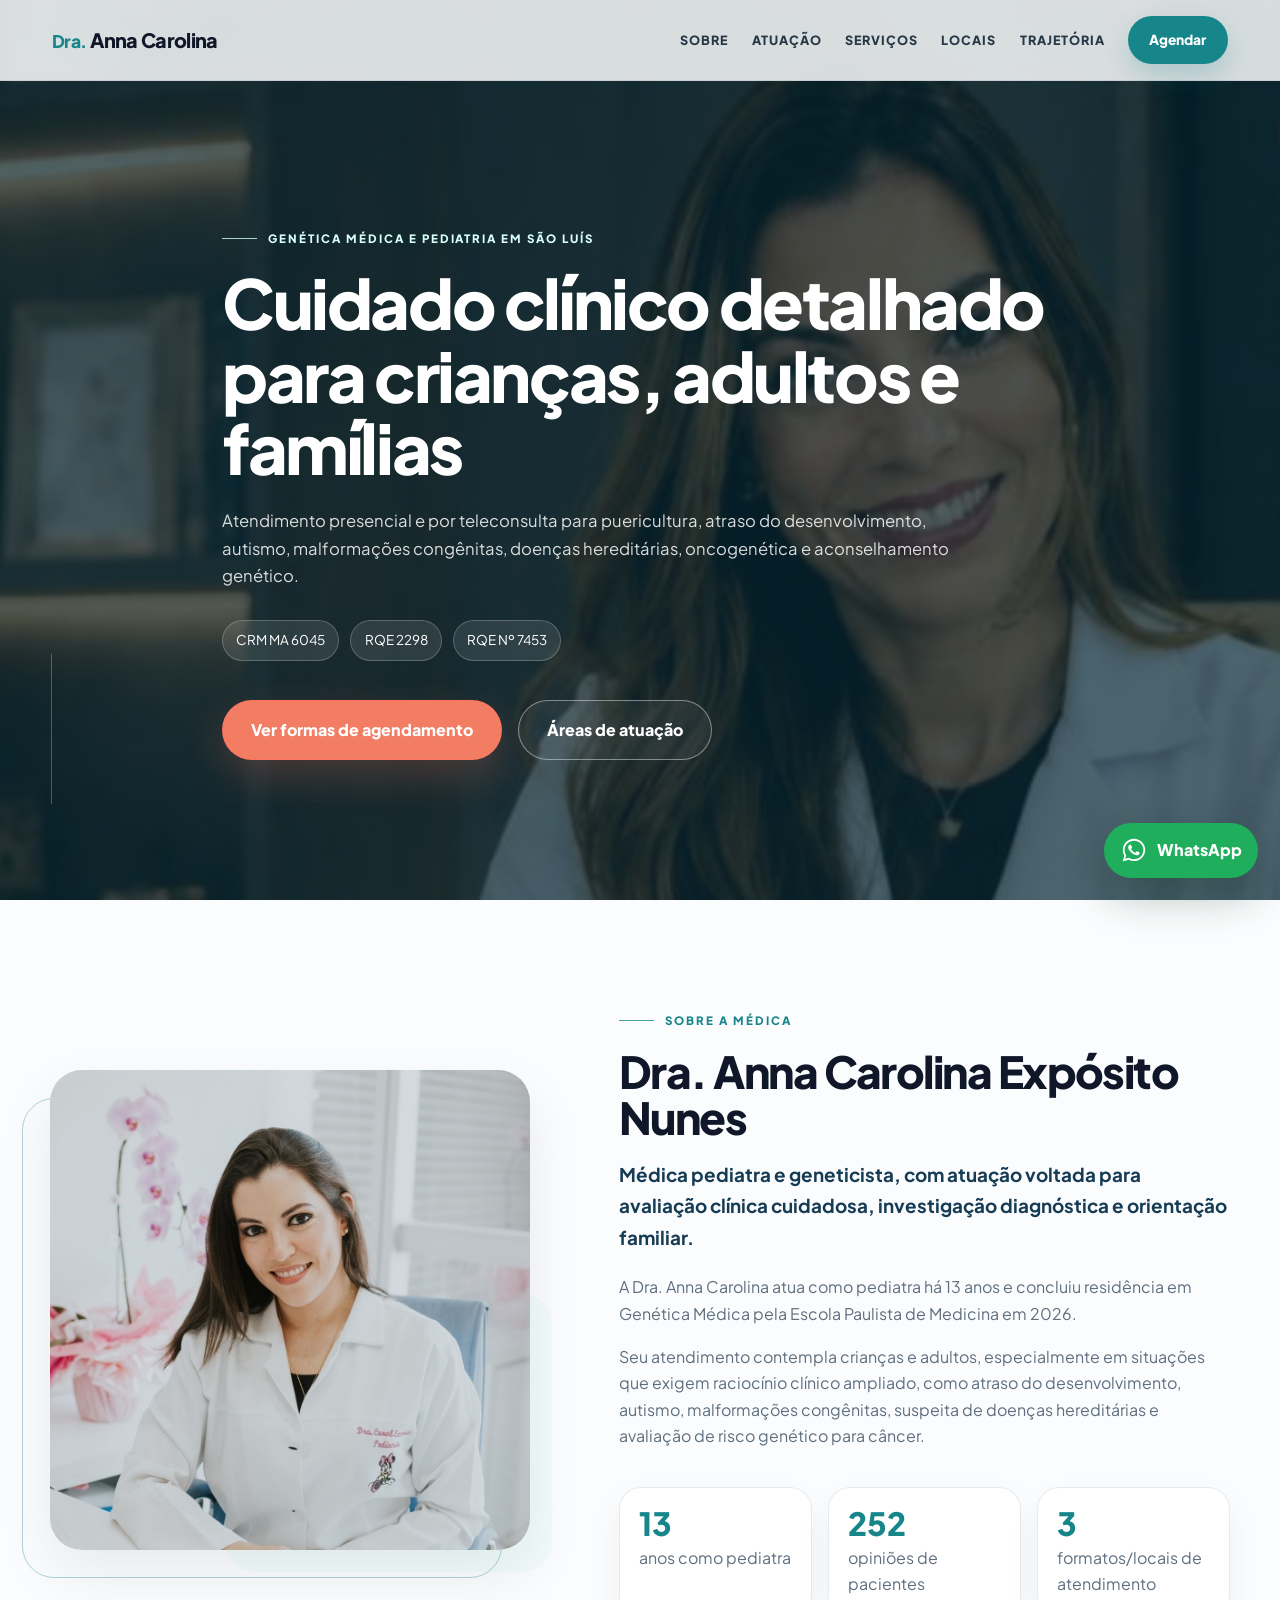
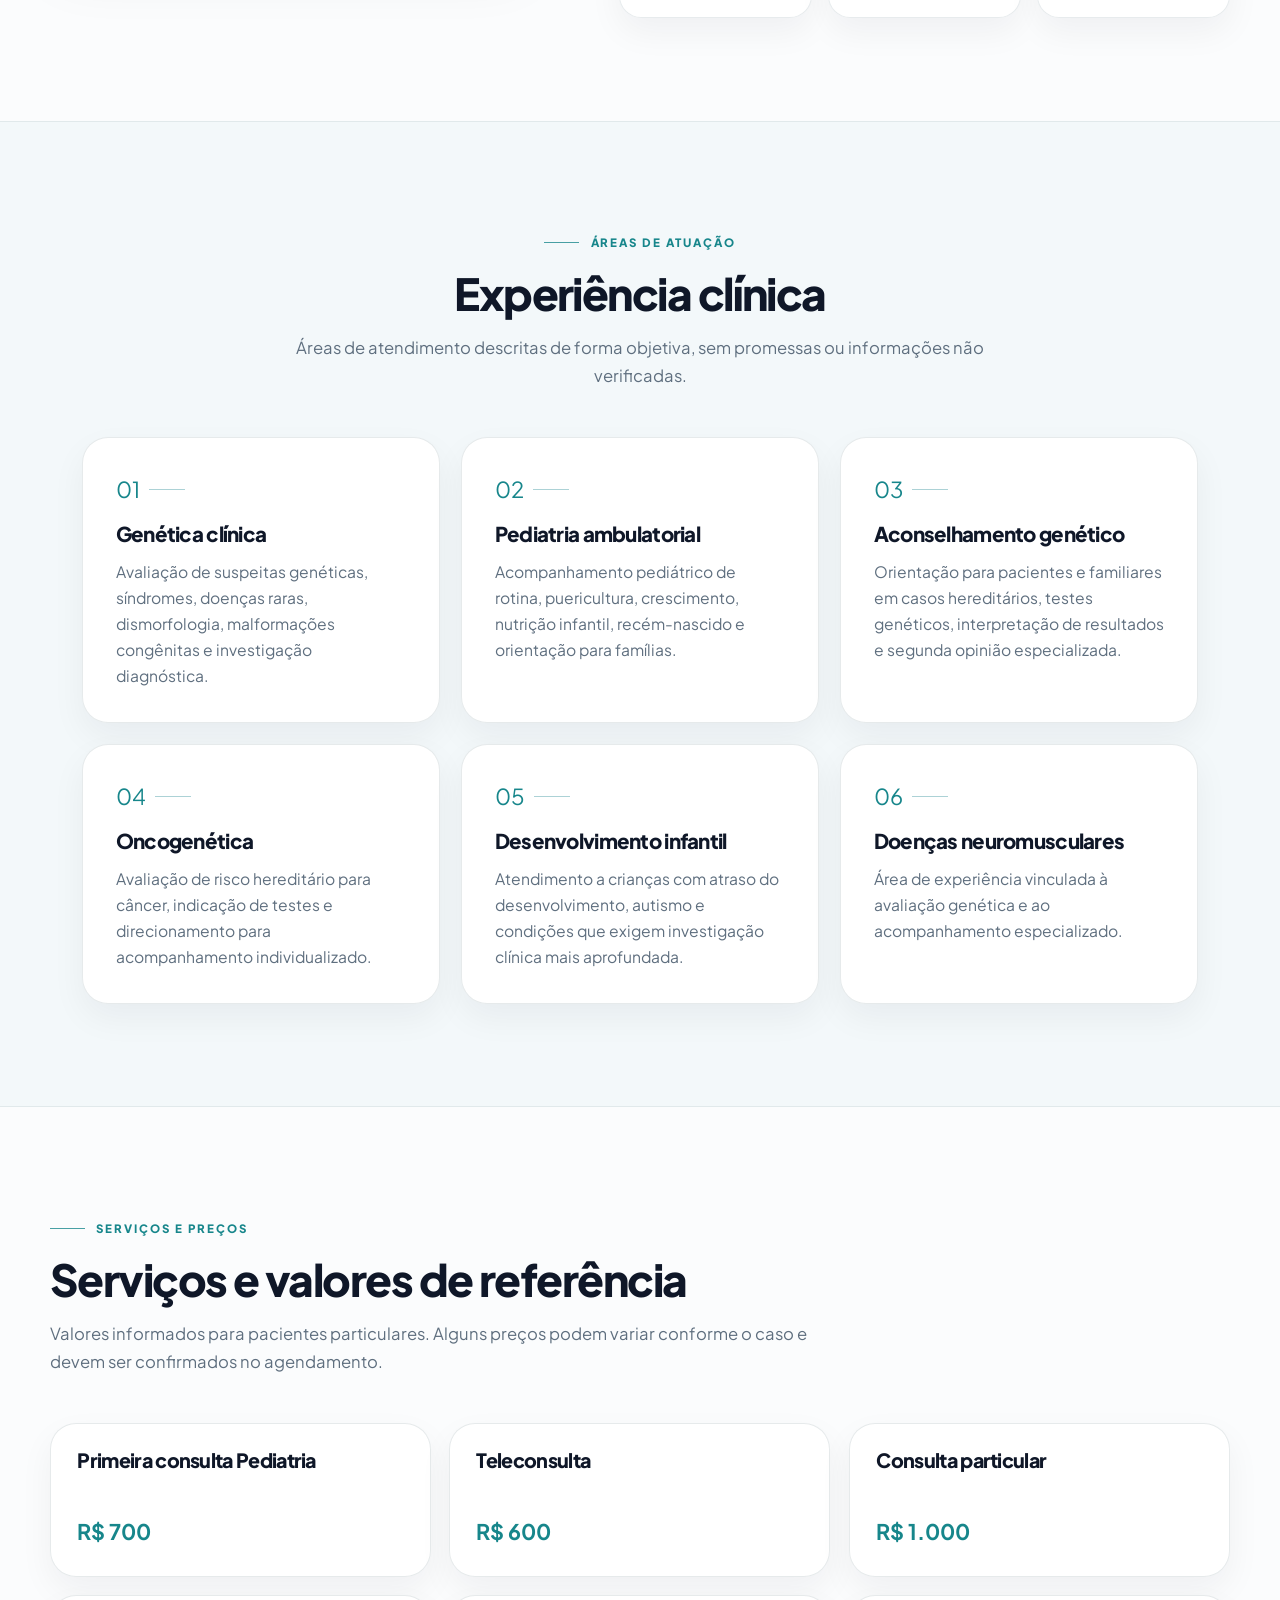
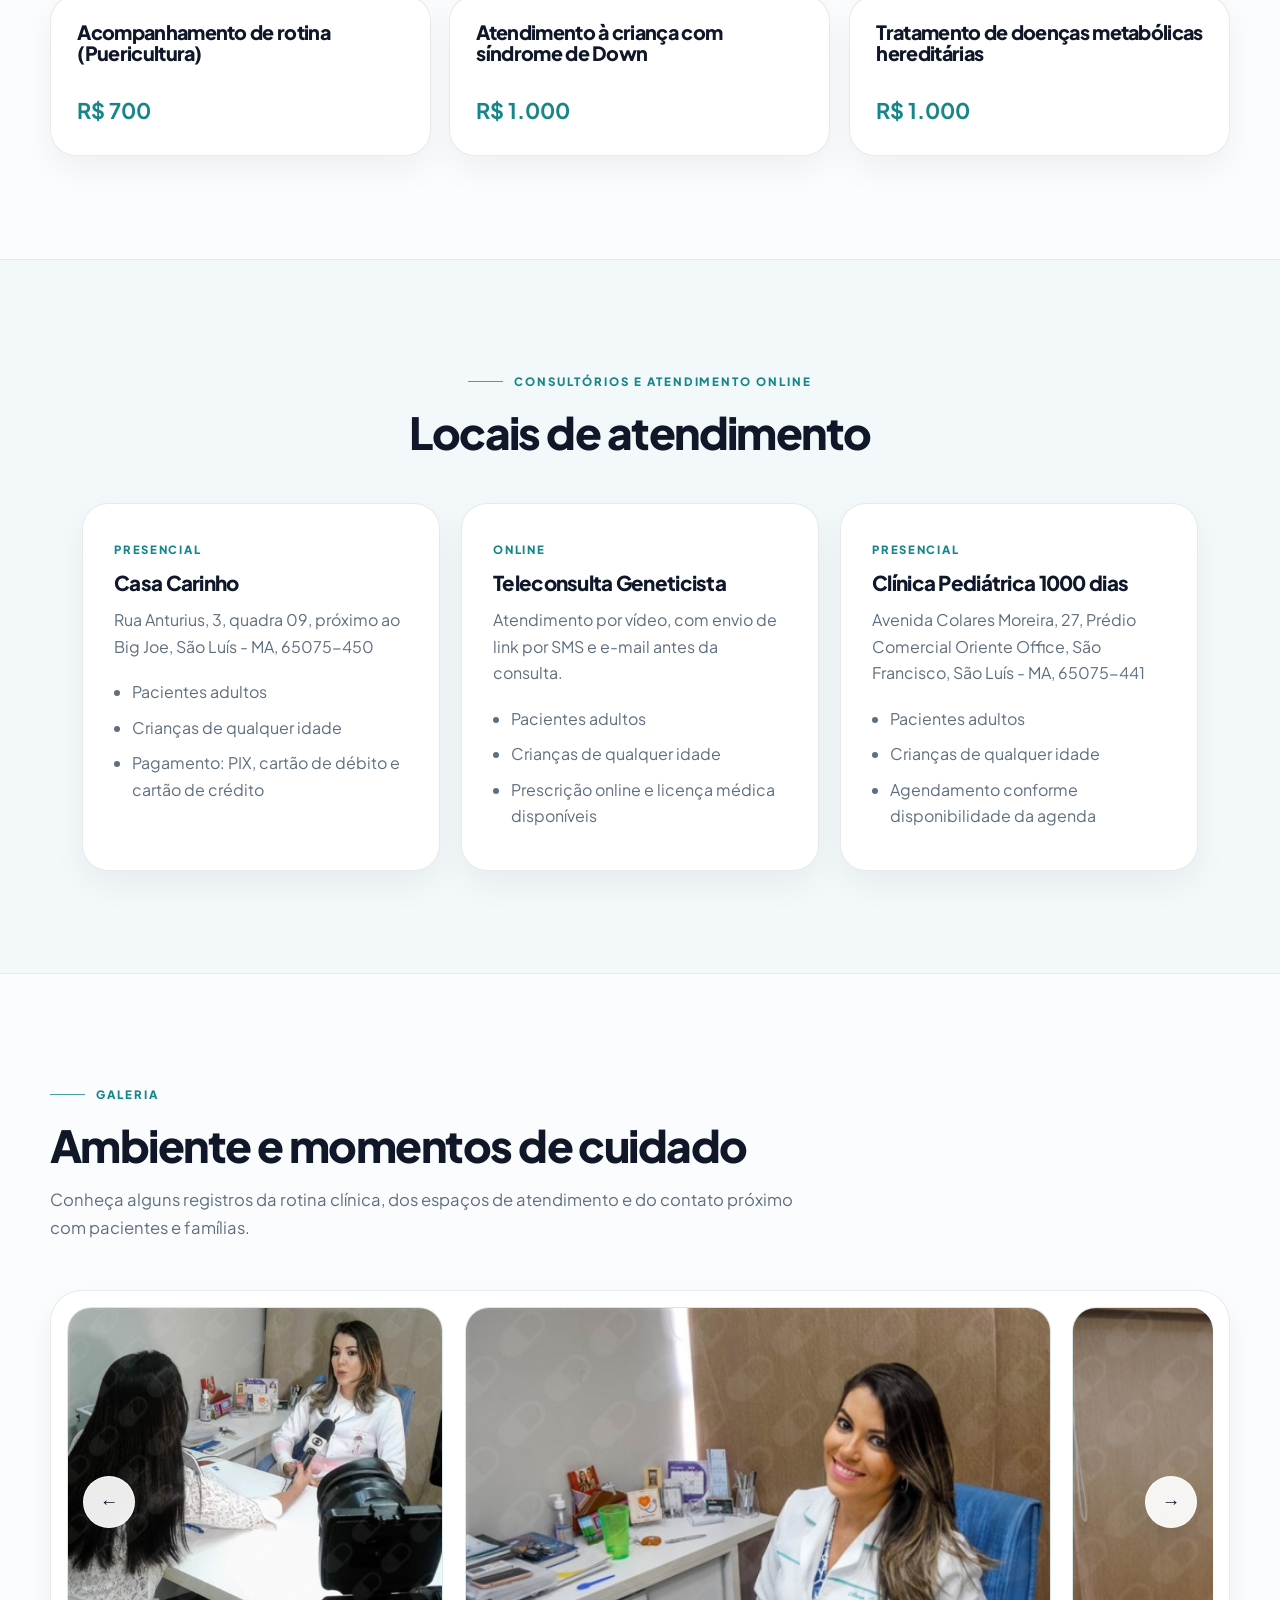
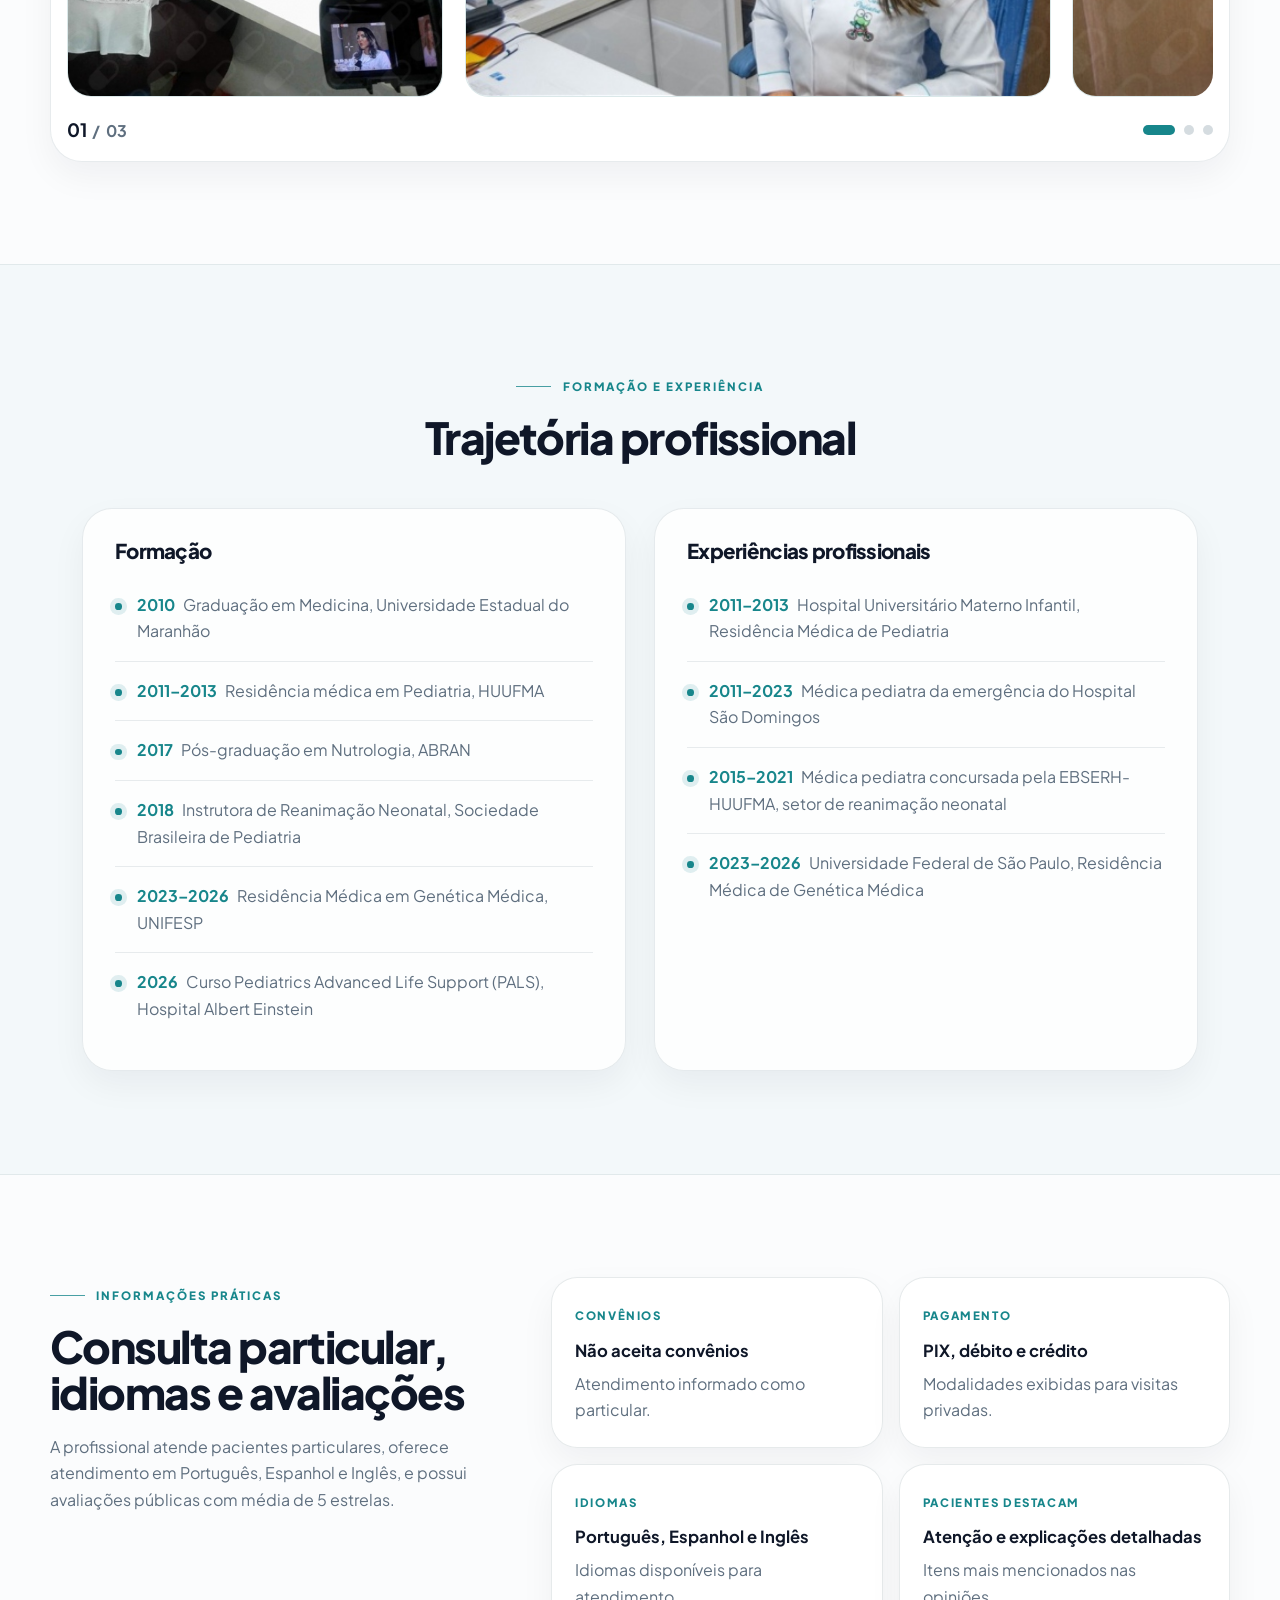
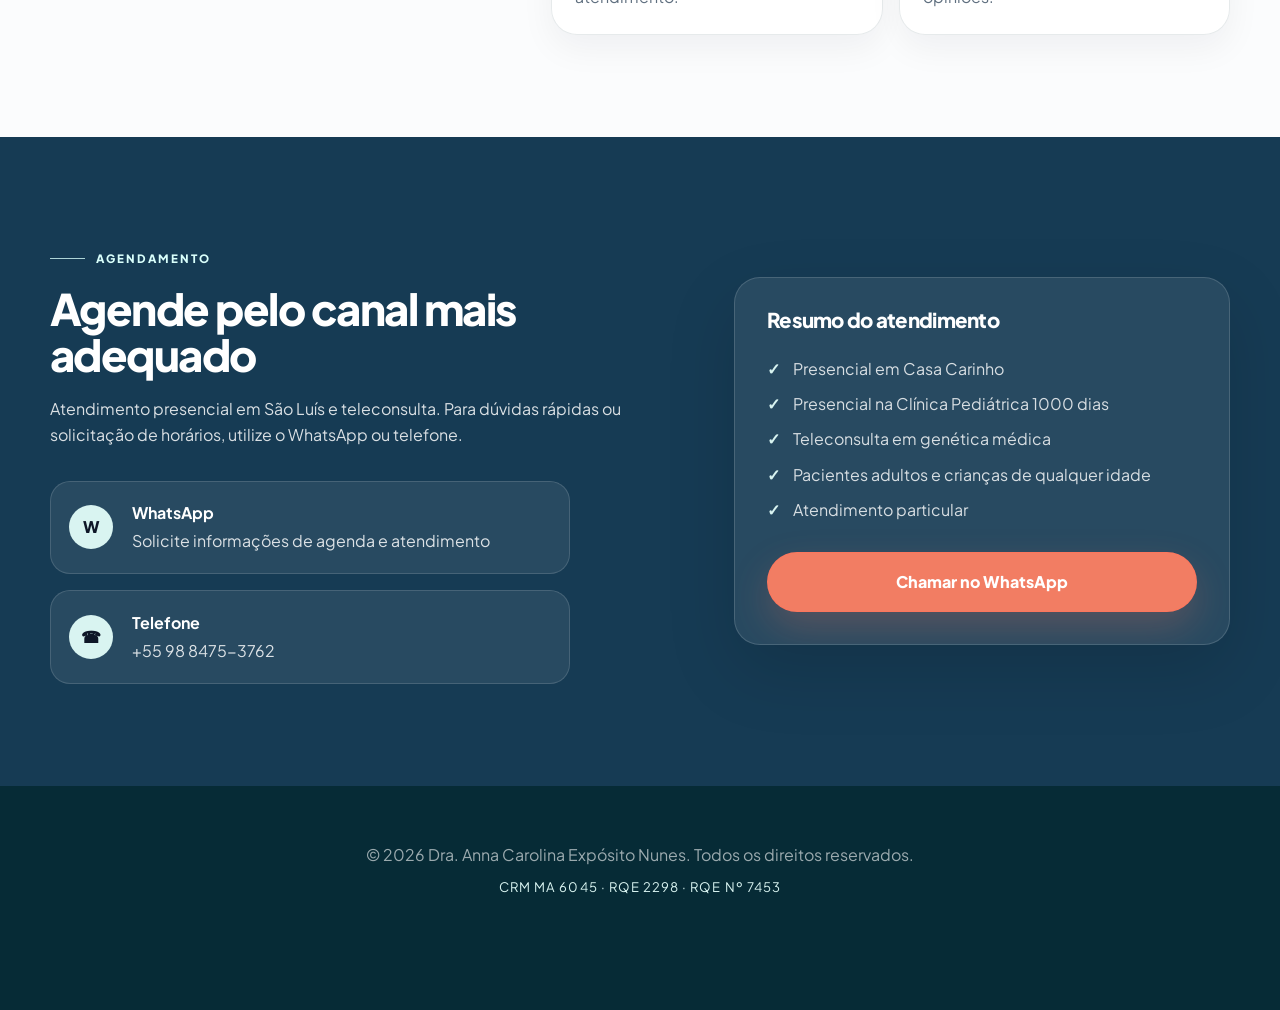
<file: index.html>
<!DOCTYPE html>
<html lang="pt-BR">
<head>
    <meta charset="UTF-8">
    <meta name="viewport" content="width=device-width, initial-scale=1.0">
    <meta name="description" content="Dra. Anna Carolina Expósito Nunes, médica geneticista e pediatra em São Luís. Atendimento presencial, teleconsulta, puericultura, aconselhamento genético e avaliação de casos complexos.">
    <title>Dra. Anna Carolina Expósito Nunes | Geneticista e Pediatra em São Luís</title>
    <link rel="preconnect" href="https://fonts.googleapis.com">
    <link rel="preconnect" href="https://fonts.gstatic.com" crossorigin>
    <link href="https://fonts.googleapis.com/css2?family=Plus+Jakarta+Sans:wght@400;500;600;700;800&display=swap" rel="stylesheet">
    <link rel="stylesheet" href="styles.css">

    <!-- Google Analytics: contagem de cliques nos links do WhatsApp -->
    <script async src="https://www.googletagmanager.com/gtag/js?id=G-EHP5FX9JJS"></script>
    <script>
        window.dataLayer = window.dataLayer || [];
        function gtag(){dataLayer.push(arguments);}
        gtag('js', new Date());
        gtag('config', 'G-EHP5FX9JJS', { send_page_view: false });
    </script>

    <script type="application/ld+json">
    {
      "@context": "https://schema.org",
      "@type": "Physician",
      "name": "Dra. Anna Carolina Expósito Nunes",
      "medicalSpecialty": ["Pediatrics", "Medical Genetics"],
      "address": [
        {
          "@type": "PostalAddress",
          "streetAddress": "Rua Anturius, 3, quadra 09, próximo ao Big Joe",
          "addressLocality": "São Luís",
          "postalCode": "65075-450",
          "addressCountry": "BR"
        },
        {
          "@type": "PostalAddress",
          "streetAddress": "Avenida Colares Moreira, 27, Prédio Comercial Oriente Office, São Francisco",
          "addressLocality": "São Luís",
          "postalCode": "65075-441",
          "addressCountry": "BR"
        }
      ],
      "telephone": "+55 98 8475-3762",
      "availableLanguage": ["Português", "Espanhol", "Inglês"]
    }
    </script>
</head>
<body>
    <header class="header" id="topo">
        <div class="nav-container">
            <a href="#topo" class="logo" aria-label="Página inicial da Dra. Anna Carolina">
                <span class="logo-small">Dra.</span> Anna Carolina
            </a>
            <button class="menu-toggle" aria-label="Abrir menu" aria-expanded="false">
                <span class="bar"></span>
                <span class="bar"></span>
            </button>
            <nav class="navbar" aria-label="Menu principal">
                <a href="#sobre" class="nav-link">Sobre</a>
                <a href="#atuacao" class="nav-link">Atuação</a>
                <a href="#servicos" class="nav-link">Serviços</a>
                <a href="#locais" class="nav-link">Locais</a>
                <a href="#trajetoria" class="nav-link">Trajetória</a>
                <a href="#contato" class="btn-cta-nav">Agendar</a>
            </nav>
        </div>
    </header>

    <main>
        <section class="hero">
            <div class="hero-bg" style="background-image: url('images/banner.jpg');"></div>
            <div class="hero-overlay"></div>
            <div class="hero-content container">
                <span class="hero-tag reveal">Genética médica e pediatria em São Luís</span>
                <h1 class="reveal delay-1">Cuidado clínico detalhado para crianças, adultos e famílias</h1>
                <p class="reveal delay-2">Atendimento presencial e por teleconsulta para puericultura, atraso do desenvolvimento, autismo, malformações congênitas, doenças hereditárias, oncogenética e aconselhamento genético.</p>
                <div class="hero-meta reveal delay-2" aria-label="Dados profissionais">
                    <span>CRM MA 6045</span>
                    <span>RQE 2298</span>
                    <span>RQE Nº 7453</span>
                </div>
                <div class="hero-actions reveal delay-3">
                    <a href="#contato" class="btn-primary">Ver formas de agendamento</a>
                    <a href="#atuacao" class="btn-secondary">Áreas de atuação</a>
                </div>
            </div>
        </section>

        <section id="sobre" class="about section-spacing container">
            <div class="about-grid">
                <div class="about-image-wrapper reveal-left">
                    <div class="image-border-effect"></div>
                    <img src="images/perfil.jpg" alt="Dra. Anna Carolina Expósito Nunes" class="about-img">
                </div>
                <div class="about-text-content reveal-right">
                    <span class="section-tag">Sobre a médica</span>
                    <h2>Dra. Anna Carolina Expósito Nunes</h2>
                    <p class="subtitle-editorial">Médica pediatra e geneticista, com atuação voltada para avaliação clínica cuidadosa, investigação diagnóstica e orientação familiar.</p>
                    <p>A Dra. Anna Carolina atua como pediatra há 13 anos e concluiu residência em Genética Médica pela Escola Paulista de Medicina em 2026.</p>
                    <p>Seu atendimento contempla crianças e adultos, especialmente em situações que exigem raciocínio clínico ampliado, como atraso do desenvolvimento, autismo, malformações congênitas, suspeita de doenças hereditárias e avaliação de risco genético para câncer.</p>
                    <div class="about-badges" aria-label="Resumo profissional">
                        <div class="badge"><strong>13</strong> anos como pediatra</div>
                        <div class="badge"><strong>252</strong> opiniões de pacientes</div>
                        <div class="badge"><strong>3</strong> formatos/locais de atendimento</div>
                    </div>
                </div>
            </div>
        </section>

        <section id="atuacao" class="services section-spacing bg-light">
            <div class="container">
                <div class="section-header center reveal">
                    <span class="section-tag">Áreas de atuação</span>
                    <h2>Experiência clínica</h2>
                    <p>Áreas de atendimento descritas de forma objetiva, sem promessas ou informações não verificadas.</p>
                </div>
                <div class="services-grid compact-grid">
                    <article class="service-card reveal-up">
                        <div class="card-icon">01</div>
                        <h3>Genética clínica</h3>
                        <p>Avaliação de suspeitas genéticas, síndromes, doenças raras, dismorfologia, malformações congênitas e investigação diagnóstica.</p>
                    </article>
                    <article class="service-card reveal-up delay-1">
                        <div class="card-icon">02</div>
                        <h3>Pediatria ambulatorial</h3>
                        <p>Acompanhamento pediátrico de rotina, puericultura, crescimento, nutrição infantil, recém-nascido e orientação para famílias.</p>
                    </article>
                    <article class="service-card reveal-up delay-2">
                        <div class="card-icon">03</div>
                        <h3>Aconselhamento genético</h3>
                        <p>Orientação para pacientes e familiares em casos hereditários, testes genéticos, interpretação de resultados e segunda opinião especializada.</p>
                    </article>
                    <article class="service-card reveal-up">
                        <div class="card-icon">04</div>
                        <h3>Oncogenética</h3>
                        <p>Avaliação de risco hereditário para câncer, indicação de testes e direcionamento para acompanhamento individualizado.</p>
                    </article>
                    <article class="service-card reveal-up delay-1">
                        <div class="card-icon">05</div>
                        <h3>Desenvolvimento infantil</h3>
                        <p>Atendimento a crianças com atraso do desenvolvimento, autismo e condições que exigem investigação clínica mais aprofundada.</p>
                    </article>
                    <article class="service-card reveal-up delay-2">
                        <div class="card-icon">06</div>
                        <h3>Doenças neuromusculares</h3>
                        <p>Área de experiência vinculada à avaliação genética e ao acompanhamento especializado.</p>
                    </article>
                </div>
            </div>
        </section>

        <section id="servicos" class="pricing section-spacing container">
            <div class="section-header reveal">
                <span class="section-tag">Serviços e preços</span>
                <h2>Serviços e valores de referência</h2>
                <p>Valores informados para pacientes particulares. Alguns preços podem variar conforme o caso e devem ser confirmados no agendamento.</p>
            </div>
            <div class="price-grid">
                <article class="price-card reveal-up">
                    <h3>Primeira consulta Pediatria</h3>
                    <strong>R$ 700</strong>
                </article>
                <article class="price-card reveal-up delay-1">
                    <h3>Teleconsulta</h3>
                    <strong>R$ 600</strong>
                </article>
                <article class="price-card reveal-up delay-2">
                    <h3>Consulta particular</h3>
                    <strong>R$ 1.000</strong>
                </article>
                <article class="price-card reveal-up">
                    <h3>Acompanhamento de rotina (Puericultura)</h3>
                    <strong>R$ 700</strong>
                </article>
                <article class="price-card reveal-up delay-1">
                    <h3>Atendimento à criança com síndrome de Down</h3>
                    <strong>R$ 1.000</strong>
                </article>
                <article class="price-card reveal-up delay-2">
                    <h3>Tratamento de doenças metabólicas hereditárias</h3>
                    <strong>R$ 1.000</strong>
                </article>
            </div>
        </section>

        <section id="locais" class="locations section-spacing bg-light">
            <div class="container">
                <div class="section-header center reveal">
                    <span class="section-tag">Consultórios e atendimento online</span>
                    <h2>Locais de atendimento</h2>
                </div>
                <div class="locations-grid">
                    <article class="location-card reveal-up">
                        <span class="location-type">Presencial</span>
                        <h3>Casa Carinho</h3>
                        <p>Rua Anturius, 3, quadra 09, próximo ao Big Joe, São Luís - MA, 65075-450</p>
                        <ul>
                            <li>Pacientes adultos</li>
                            <li>Crianças de qualquer idade</li>
                            <li>Pagamento: PIX, cartão de débito e cartão de crédito</li>
                        </ul>
                    </article>
                    <article class="location-card reveal-up delay-1">
                        <span class="location-type">Online</span>
                        <h3>Teleconsulta Geneticista</h3>
                        <p>Atendimento por vídeo, com envio de link por SMS e e-mail antes da consulta.</p>
                        <ul>
                            <li>Pacientes adultos</li>
                            <li>Crianças de qualquer idade</li>
                            <li>Prescrição online e licença médica disponíveis</li>
                        </ul>
                    </article>
                    <article class="location-card reveal-up delay-2">
                        <span class="location-type">Presencial</span>
                        <h3>Clínica Pediátrica 1000 dias</h3>
                        <p>Avenida Colares Moreira, 27, Prédio Comercial Oriente Office, São Francisco, São Luís - MA, 65075-441</p>
                        <ul>
                            <li>Pacientes adultos</li>
                            <li>Crianças de qualquer idade</li>
                            <li>Agendamento conforme disponibilidade da agenda</li>
                        </ul>
                    </article>
                </div>
            </div>
        </section>

        <section class="gallery section-spacing container" aria-labelledby="galeria-title">
            <div class="section-header reveal">
                <span class="section-tag">Galeria</span>
                <h2 id="galeria-title">Ambiente e momentos de cuidado</h2>
                <p>Conheça alguns registros da rotina clínica, dos espaços de atendimento e do contato próximo com pacientes e famílias.</p>
            </div>
            <div class="carousel-wrapper reveal-up">
                <div class="carousel-stage" aria-live="polite">
                    <button class="carousel-btn prev" type="button" aria-label="Imagem anterior">
                        <span aria-hidden="true">←</span>
                    </button>
                    <div class="carousel-track">
                        <div class="carousel-slide"><img src="images/carrousel_1.jpg" alt="Imagem da galeria de atendimento 1"></div>
                        <div class="carousel-slide"><img src="images/carrousel_2.jpg" alt="Imagem da galeria de atendimento 2"></div>
                        <div class="carousel-slide"><img src="images/carrousel_3.jpg" alt="Imagem da galeria de atendimento 3"></div>
                        <div class="carousel-slide"><img src="images/carrousel_4.jpg" alt="Imagem da galeria de atendimento 4"></div>
                        <div class="carousel-slide"><img src="images/carrousel_5.jpg" alt="Imagem da galeria de atendimento 5"></div>
                    </div>
                    <button class="carousel-btn next" type="button" aria-label="Próxima imagem">
                        <span aria-hidden="true">→</span>
                    </button>
                </div>
                <div class="carousel-footer">
                    <div class="carousel-status" aria-label="Posição da galeria">
                        <span class="carousel-current">01</span>
                        <span class="carousel-divider">/</span>
                        <span class="carousel-total">01</span>
                    </div>
                    <div class="carousel-dots" role="tablist" aria-label="Navegação da galeria"></div>
                </div>
            </div>
        </section>

        <section id="trajetoria" class="timeline-section section-spacing bg-light">
            <div class="container">
                <div class="section-header center reveal">
                    <span class="section-tag">Formação e experiência</span>
                    <h2>Trajetória profissional</h2>
                </div>
                <div class="timeline-grid">
                    <div class="timeline-column reveal-left">
                        <h3>Formação</h3>
                        <ul class="timeline-list">
                            <li><strong>2010</strong> Graduação em Medicina, Universidade Estadual do Maranhão</li>
                            <li><strong>2011–2013</strong> Residência médica em Pediatria, HUUFMA</li>
                            <li><strong>2017</strong> Pós-graduação em Nutrologia, ABRAN</li>
                            <li><strong>2018</strong> Instrutora de Reanimação Neonatal, Sociedade Brasileira de Pediatria</li>
                            <li><strong>2023–2026</strong> Residência Médica em Genética Médica, UNIFESP</li>
                            <li><strong>2026</strong> Curso Pediatrics Advanced Life Support (PALS), Hospital Albert Einstein</li>
                        </ul>
                    </div>
                    <div class="timeline-column reveal-right">
                        <h3>Experiências profissionais</h3>
                        <ul class="timeline-list">
                            <li><strong>2011–2013</strong> Hospital Universitário Materno Infantil, Residência Médica de Pediatria</li>
                            <li><strong>2011–2023</strong> Médica pediatra da emergência do Hospital São Domingos</li>
                            <li><strong>2015–2021</strong> Médica pediatra concursada pela EBSERH-HUUFMA, setor de reanimação neonatal</li>
                            <li><strong>2023–2026</strong> Universidade Federal de São Paulo, Residência Médica de Genética Médica</li>
                        </ul>
                    </div>
                </div>
            </div>
        </section>

        <section class="trust section-spacing container">
            <div class="trust-grid">
                <div class="trust-copy reveal-left">
                    <span class="section-tag">Informações práticas</span>
                    <h2>Consulta particular, idiomas e avaliações</h2>
                    <p>A profissional atende pacientes particulares, oferece atendimento em Português, Espanhol e Inglês, e possui avaliações públicas com média de 5 estrelas.</p>
                </div>
                <div class="trust-cards reveal-right">
                    <div class="mini-card">
                        <span>Convênios</span>
                        <strong>Não aceita convênios</strong>
                        <p>Atendimento informado como particular.</p>
                    </div>
                    <div class="mini-card">
                        <span>Pagamento</span>
                        <strong>PIX, débito e crédito</strong>
                        <p>Modalidades exibidas para visitas privadas.</p>
                    </div>
                    <div class="mini-card">
                        <span>Idiomas</span>
                        <strong>Português, Espanhol e Inglês</strong>
                        <p>Idiomas disponíveis para atendimento.</p>
                    </div>
                    <div class="mini-card">
                        <span>Pacientes destacam</span>
                        <strong>Atenção e explicações detalhadas</strong>
                        <p>Itens mais mencionados nas opiniões.</p>
                    </div>
                </div>
            </div>
        </section>

        <section id="contato" class="contact bg-dark text-light">
            <div class="container contact-grid section-spacing">
                <div class="contact-info reveal-left">
                    <span class="section-tag style-light">Agendamento</span>
                    <h2>Agende pelo canal mais adequado</h2>
                    <p>Atendimento presencial em São Luís e teleconsulta. Para dúvidas rápidas ou solicitação de horários, utilize o WhatsApp ou telefone.</p>
                    <div class="contact-methods">
                        <a href="https://wa.me/559884753762?text=Ol%C3%A1%2C%20gostaria%20de%20informa%C3%A7%C3%B5es%20sobre%20agendamento%20com%20a%20Dra.%20Anna%20Carolina." target="_blank" rel="noopener" class="contact-item-link">
                            <div class="contact-item">
                                <span class="icon-circle">W</span>
                                <div>
                                    <h4>WhatsApp</h4>
                                    <p>Solicite informações de agenda e atendimento</p>
                                </div>
                            </div>
                        </a>
                        <a href="tel:+559884753762" class="contact-item-link">
                            <div class="contact-item">
                                <span class="icon-circle">☎</span>
                                <div>
                                    <h4>Telefone</h4>
                                    <p>+55 98 8475-3762</p>
                                </div>
                            </div>
                        </a>
                    </div>
                </div>
                <div class="contact-panel reveal-right">
                    <h3>Resumo do atendimento</h3>
                    <ul class="check-list">
                        <li>Presencial em Casa Carinho</li>
                        <li>Presencial na Clínica Pediátrica 1000 dias</li>
                        <li>Teleconsulta em genética médica</li>
                        <li>Pacientes adultos e crianças de qualquer idade</li>
                        <li>Atendimento particular</li>
                    </ul>
                    <a href="https://wa.me/559884753762?text=Ol%C3%A1%2C%20gostaria%20de%20informa%C3%A7%C3%B5es%20sobre%20agendamento%20com%20a%20Dra.%20Anna%20Carolina." target="_blank" rel="noopener" class="btn-primary full-width">Chamar no WhatsApp</a>
                </div>
            </div>
        </section>
    </main>

    <footer class="footer">
        <div class="container footer-content">
            <p>&copy; 2026 Dra. Anna Carolina Expósito Nunes. Todos os direitos reservados.</p>
            <p class="crm">CRM MA 6045 · RQE 2298 · RQE Nº 7453</p>
        </div>
    </footer>

    <a class="floating-whatsapp" href="https://wa.me/559884753762?text=Ol%C3%A1%2C%20gostaria%20de%20informa%C3%A7%C3%B5es%20sobre%20agendamento%20com%20a%20Dra.%20Anna%20Carolina." target="_blank" rel="noopener" aria-label="Abrir conversa no WhatsApp">
        <svg viewBox="0 0 32 32" aria-hidden="true" focusable="false">
            <path d="M16.01 3.2c-7.05 0-12.78 5.7-12.78 12.72 0 2.24.59 4.43 1.72 6.36L3.1 29l6.9-1.8a12.83 12.83 0 0 0 6.01 1.5c7.05 0 12.79-5.7 12.79-12.72S23.06 3.2 16.01 3.2Zm0 23.35c-1.94 0-3.83-.52-5.5-1.51l-.39-.23-4.1 1.07 1.1-3.98-.26-.41a10.52 10.52 0 0 1-1.61-5.57c0-5.84 4.83-10.6 10.76-10.6 5.94 0 10.77 4.76 10.77 10.6 0 5.84-4.83 10.63-10.77 10.63Zm5.9-7.96c-.32-.16-1.9-.93-2.2-1.04-.3-.1-.52-.16-.74.16-.22.32-.85 1.04-1.04 1.26-.19.21-.38.24-.7.08-.32-.16-1.36-.5-2.6-1.6-.96-.85-1.6-1.9-1.79-2.22-.19-.32-.02-.49.14-.65.14-.14.32-.37.48-.56.16-.19.21-.32.32-.54.1-.21.05-.4-.03-.56-.08-.16-.74-1.78-1.01-2.43-.27-.64-.54-.55-.74-.56h-.63c-.21 0-.56.08-.85.4-.29.32-1.12 1.09-1.12 2.67 0 1.57 1.15 3.09 1.31 3.3.16.21 2.26 3.44 5.48 4.82.77.33 1.36.53 1.83.68.77.24 1.47.21 2.02.13.62-.09 1.9-.77 2.17-1.52.27-.75.27-1.39.19-1.52-.08-.13-.29-.21-.61-.37Z"/>
        </svg>
        <span>WhatsApp</span>
    </a>

    <script src="script.js"></script>
</body>
</html>
</file>
<file: styles.css>
:root {
    --ink: #203244;
    --ink-strong: #0f1728;
    --green: #17868B;
    --green-deep: #163B54;
    --sage: #CDEDEC;
    --sage-light: #F2FBFA;
    --clay: #F27D63;
    --clay-dark: #D45F47;
    --sand: #D9F4F1;
    --linen: #FBFCFD;
    --paper: #FFFFFF;
    --mist: #F3F8FA;
    --text-dark: #263746;
    --text-muted: #5F6F7F;
    --text-soft: rgba(255, 255, 255, 0.84);
    --border: rgba(22, 59, 84, 0.10);
    --border-strong: rgba(22, 59, 84, 0.18);
    --shadow-sm: 0 14px 34px rgba(15, 23, 40, 0.05);
    --shadow-md: 0 24px 56px rgba(15, 23, 40, 0.08);
    --shadow-lg: 0 36px 84px rgba(22, 59, 84, 0.15);
    --font-serif: 'Plus Jakarta Sans', Arial, sans-serif;
    --font-sans: 'Plus Jakarta Sans', Arial, sans-serif;
    --ease-out: cubic-bezier(.16, 1, .3, 1);
    --ease-soft: cubic-bezier(.22, .61, .36, 1);
    --transition: 380ms var(--ease-out);
}

* { margin: 0; padding: 0; box-sizing: border-box; }
html { scroll-behavior: smooth; font-size: 16px; }
body {
    font-family: var(--font-sans);
    color: var(--text-dark);
    background: var(--linen);
    line-height: 1.66;
    overflow-x: hidden;
    -webkit-font-smoothing: antialiased;
    text-rendering: optimizeLegibility;
}
img { max-width: 100%; display: block; }
a { color: inherit; }
::selection { background: rgba(14, 124, 134, 0.18); color: var(--ink-strong); }

.container { width: 100%; max-width: 1180px; margin: 0 auto; padding: 0 2rem; }
.section-spacing { padding: clamp(5rem, 8vw, 8rem) 0; }
.bg-light {
    background: var(--mist);
    border-block: 1px solid rgba(14, 50, 65, 0.08);
}
.bg-dark {
    background: var(--green-deep);
}
.text-light { color: var(--paper); }
.center { text-align: center; }

h1, h2, h3 {
    font-family: var(--font-serif);
    font-weight: 800;
    line-height: 1.06;
    color: var(--ink-strong);
    letter-spacing: -0.035em;
}
.text-light h2,
.text-light h3 { color: var(--paper); }
h1 { font-size: clamp(2.75rem, 5.35vw, 5.65rem); max-width: 900px; }
h2 { font-size: clamp(2rem, 3.45vw, 3.2rem); margin-bottom: 1.1rem; }
h3 { font-size: 1.28rem; margin-bottom: 0.82rem; }
p { color: var(--text-muted); }
.text-light p { color: var(--text-soft); }

.header {
    position: fixed;
    inset: 0 0 auto 0;
    z-index: 1000;
    background: rgba(255, 255, 255, 0.84);
    backdrop-filter: blur(18px) saturate(140%);
    -webkit-backdrop-filter: blur(18px) saturate(140%);
    border-bottom: 1px solid rgba(14, 50, 65, 0.08);
    transition: background 360ms var(--ease-out), box-shadow 360ms var(--ease-out), border-color 360ms var(--ease-out);
}
.header.scrolled {
    background: rgba(255, 255, 255, 0.96);
    box-shadow: 0 16px 42px rgba(16, 24, 40, 0.08);
    border-color: rgba(14, 50, 65, 0.12);
}
.nav-container {
    max-width: 1240px;
    margin: 0 auto;
    padding: 1rem 2rem;
    display: flex;
    align-items: center;
    justify-content: space-between;
    gap: 2rem;
}
.logo {
    font-family: var(--font-sans);
    color: var(--ink-strong);
    font-size: 1.24rem;
    font-weight: 800;
    text-decoration: none;
    letter-spacing: -0.035em;
    white-space: nowrap;
}
.logo-small { color: var(--green); font-size: 0.88em; }
.navbar { display: flex; align-items: center; gap: 1.45rem; }
.nav-link {
    position: relative;
    font-size: 0.79rem;
    text-transform: uppercase;
    letter-spacing: 0.08em;
    text-decoration: none;
    color: var(--text-dark);
    font-weight: 800;
    transition: color 260ms var(--ease-out);
}
.nav-link::after {
    content: "";
    position: absolute;
    left: 0;
    bottom: -0.45rem;
    width: 100%;
    height: 2px;
    background: var(--clay);
    transform: scaleX(0);
    transform-origin: right;
    transition: transform 360ms var(--ease-out);
}
.nav-link:hover { color: var(--green); }
.nav-link:hover::after { transform: scaleX(1); transform-origin: left; }

.btn-cta-nav,
.btn-primary,
.btn-secondary {
    position: relative;
    isolation: isolate;
    overflow: hidden;
    display: inline-flex;
    align-items: center;
    justify-content: center;
    min-height: 48px;
    border-radius: 999px;
    text-decoration: none;
    font-weight: 800;
    transition: transform var(--transition), background var(--transition), border-color var(--transition), box-shadow var(--transition), color var(--transition);
}
.btn-cta-nav {
    background: var(--green);
    color: var(--paper);
    padding: 0.78rem 1.35rem;
    font-size: 0.86rem;
    box-shadow: 0 12px 26px rgba(14, 124, 134, 0.20);
}
.btn-cta-nav:hover { background: var(--green-deep); transform: translateY(-2px); }
.btn-primary {
    background: var(--clay);
    color: var(--paper);
    padding: 0.98rem 1.75rem;
    border: 1px solid rgba(255, 118, 92, 0.82);
    box-shadow: 0 16px 38px rgba(255, 118, 92, 0.22);
}
.btn-primary:hover { background: var(--green-deep); transform: translateY(-3px); box-shadow: 0 22px 50px rgba(7, 59, 74, 0.24); }
.btn-secondary {
    color: var(--paper);
    border: 1px solid rgba(255,255,255,0.42);
    padding: 0.98rem 1.75rem;
    background: rgba(255, 255, 255, 0.05);
}
.btn-secondary:hover { background: rgba(255,255,255,0.13); border-color: rgba(255,255,255,0.78); transform: translateY(-3px); }
.menu-toggle { display: none; flex-direction: column; gap: 6px; border: 0; background: transparent; cursor: pointer; }
.bar { width: 28px; height: 2px; background: var(--ink-strong); display: block; transition: transform 300ms var(--ease-out), opacity 300ms var(--ease-out); }
.menu-toggle.active .bar:first-child { transform: translateY(4px) rotate(42deg); }
.menu-toggle.active .bar:last-child { transform: translateY(-4px) rotate(-42deg); }

.hero {
    min-height: 760px;
    height: 100vh;
    position: relative;
    display: flex;
    align-items: center;
    color: white;
    isolation: isolate;
    overflow: hidden;
}
.hero::after {
    content: "";
    position: absolute;
    left: clamp(1.5rem, 4vw, 4.5rem);
    bottom: clamp(2rem, 8vw, 6rem);
    width: 1px;
    height: clamp(80px, 14vw, 150px);
    background: rgba(255, 255, 255, 0.26);
    pointer-events: none;
    z-index: -1;
}
.hero-bg {
    position: absolute;
    inset: -4vh 0;
    background-size: cover;
    background-position: center;
    transform: translate3d(0, var(--hero-shift, 0px), 0) scale(1.035);
    z-index: -3;
    will-change: transform;
}
.hero-overlay {
    position: absolute;
    inset: 0;
    background: rgba(7, 44, 56, 0.68);
    z-index: -2;
}
.hero-content { max-width: 900px; padding-top: 5rem; }
.hero-tag,
.section-tag {
    display: inline-flex;
    align-items: center;
    gap: 0.7rem;
    text-transform: uppercase;
    letter-spacing: 0.17em;
    font-size: 0.72rem;
    font-weight: 900;
    color: var(--green);
    margin-bottom: 1.1rem;
}
.hero-tag::before,
.section-tag::before {
    content: "";
    width: 2.2rem;
    height: 1px;
    background: currentColor;
    opacity: 0.78;
}
.hero-tag { color: #D9FFFB; }
.hero-content h1 { color: var(--paper); margin-bottom: 1.45rem; }
.hero-content p { color: rgba(255,255,255,0.84); max-width: 740px; font-size: clamp(1.04rem, 1.3vw, 1.18rem); font-weight: 400; margin-bottom: 1.9rem; }
.hero-meta { display: flex; flex-wrap: wrap; gap: 0.7rem; margin-bottom: 2.45rem; }
.hero-meta span {
    border: 1px solid rgba(255,255,255,0.22);
    background: rgba(255,255,255,0.10);
    color: var(--paper);
    padding: 0.52rem 0.82rem;
    border-radius: 999px;
    font-size: 0.84rem;
    backdrop-filter: blur(10px);
}
.hero-actions { display: flex; gap: 1rem; flex-wrap: wrap; }

.section-header { max-width: 760px; margin-bottom: 3rem; }
.section-header.center { margin-left: auto; margin-right: auto; }
.section-header p { font-size: 1.04rem; }
.about-grid { display: grid; grid-template-columns: 0.88fr 1.12fr; gap: clamp(3rem, 7vw, 6rem); align-items: center; }
.about-image-wrapper { position: relative; }
.about-image-wrapper::before {
    content: "";
    position: absolute;
    inset: auto -22px -22px auto;
    width: 68%;
    height: 58%;
    border-radius: 30px;
    background: var(--sage-light);
    z-index: 1;
}
.about-img {
    width: 100%;
    border-radius: 32px;
    object-fit: cover;
    box-shadow: var(--shadow-md);
    position: relative;
    z-index: 2;
    transition: transform 700ms var(--ease-out), filter 700ms var(--ease-out);
}
.about-image-wrapper:hover .about-img { transform: translateY(-6px) scale(1.01); filter: saturate(1.03); }
.image-border-effect {
    position: absolute;
    inset: 28px 28px -28px -28px;
    border: 1px solid rgba(14, 124, 134, 0.32);
    border-radius: 32px;
    z-index: 1;
}
.subtitle-editorial { font-family: var(--font-sans); color: var(--green-deep); font-size: 1.18rem; font-weight: 700; margin-bottom: 1.35rem; }
.about-text-content p + p { margin-top: 1rem; }
.about-badges { display: grid; grid-template-columns: repeat(3, 1fr); gap: 1rem; margin-top: 2.35rem; }
.badge {
    background: rgba(255, 255, 255, 0.92);
    border: 1px solid var(--border);
    border-radius: 22px;
    padding: 1.18rem;
    box-shadow: var(--shadow-sm);
    color: var(--text-muted);
    transform: translateZ(0);
}
.badge strong { display: block; font-family: var(--font-sans); font-size: 2rem; color: var(--green); line-height: 1; margin-bottom: 0.35rem; font-weight: 800; }

.services-grid { display: grid; grid-template-columns: repeat(3, minmax(0, 1fr)); gap: 1.3rem; }
.compact-grid { margin-top: 3rem; }
.service-card,
.price-card,
.location-card,
.contact-panel,
.mini-card {
    position: relative;
    background: rgba(255, 255, 255, 0.94);
    border: 1px solid rgba(14, 50, 65, 0.10);
    border-radius: 26px;
    box-shadow: var(--shadow-sm);
    overflow: hidden;
}
.service-card::after,
.price-card::after,
.location-card::after,
.mini-card::after {
    content: "";
    position: absolute;
    inset: 0;
    border-top: 3px solid rgba(14, 124, 134, 0.24);
    opacity: 0;
    transition: opacity var(--transition);
    pointer-events: none;
}
.service-card { padding: 2.05rem; transition: transform var(--transition), border-color var(--transition), box-shadow var(--transition), background var(--transition); }
.service-card:hover { transform: translateY(-6px); border-color: rgba(14, 124, 134, 0.30); box-shadow: var(--shadow-md); background: #FFFFFF; }
.service-card:hover::after,
.price-card:hover::after,
.location-card:hover::after,
.mini-card:hover::after { opacity: 1; }
.card-icon {
    font-family: var(--font-serif);
    color: var(--green);
    font-size: 1.38rem;
    margin-bottom: 1.05rem;
    display: inline-flex;
    align-items: center;
    gap: 0.6rem;
}
.card-icon::after { content: ""; width: 2.25rem; height: 1px; background: rgba(14,124,134,0.34); }
.service-card p { font-size: 0.98rem; }

.price-grid { display: grid; grid-template-columns: repeat(3, minmax(0, 1fr)); gap: 1.15rem; margin-top: 2.5rem; }
.price-card { padding: 1.65rem; transition: transform var(--transition), border-color var(--transition), box-shadow var(--transition); min-height: 154px; display: flex; flex-direction: column; justify-content: space-between; }
.price-card:hover { transform: translateY(-6px); border-color: rgba(14, 124, 134, 0.30); box-shadow: var(--shadow-md); }
.price-card h3 { font-size: 1.23rem; }
.price-card strong { display: inline-flex; color: var(--green); font-size: 1.35rem; margin-top: 1rem; }

.locations-grid { display: grid; grid-template-columns: repeat(3, minmax(0, 1fr)); gap: 1.3rem; margin-top: 3rem; }
.location-card { padding: 1.95rem; transition: transform var(--transition), border-color var(--transition), box-shadow var(--transition); }
.location-card:hover { transform: translateY(-5px); border-color: rgba(14, 124, 134, 0.28); box-shadow: var(--shadow-md); }
.location-type {
    display: inline-block;
    color: var(--green);
    font-weight: 900;
    font-size: 0.71rem;
    text-transform: uppercase;
    letter-spacing: 0.15em;
    margin-bottom: 0.78rem;
}
.location-card p { margin-bottom: 1.18rem; }
ul { padding-left: 1.1rem; }
li { color: var(--text-muted); margin-bottom: 0.55rem; }

.carousel-wrapper {
    margin-top: 2rem;
    padding: 1rem;
    border-radius: 32px;
    background: var(--paper);
    border: 1px solid var(--border);
    box-shadow: var(--shadow-sm);
}
.carousel-stage {
    position: relative;
    overflow: hidden;
    border-radius: 24px;
}
.carousel-track { display: flex; transition: transform 780ms var(--ease-out); gap: 1.35rem; }
.carousel-slide {
    min-width: calc(33.333% - 0.9rem);
    height: 390px;
    flex-shrink: 0;
    overflow: hidden;
    border-radius: 24px;
    background: var(--sage-light);
    border: 1px solid var(--border);
}
.carousel-slide img { width: 100%; height: 100%; object-fit: cover; transition: transform 900ms var(--ease-out), filter 900ms var(--ease-out); }
.carousel-slide:hover img { transform: scale(1.04); filter: saturate(1.03) contrast(1.01); }
.carousel-btn {
    position: absolute;
    top: 50%;
    transform: translateY(-50%);
    z-index: 3;
    width: 52px;
    height: 52px;
    border-radius: 50%;
    border: 1px solid rgba(255,255,255,0.8);
    background: rgba(255,255,255,0.92);
    color: var(--ink-strong);
    display: inline-flex;
    align-items: center;
    justify-content: center;
    font-size: 1.15rem;
    cursor: pointer;
    box-shadow: 0 14px 32px rgba(15, 23, 40, 0.14);
    transition: transform var(--transition), background var(--transition), color var(--transition), box-shadow var(--transition), border-color var(--transition);
    backdrop-filter: blur(12px);
    -webkit-backdrop-filter: blur(12px);
}
.carousel-btn.prev { left: 1rem; }
.carousel-btn.next { right: 1rem; }
.carousel-btn:hover {
    background: var(--green-deep);
    color: white;
    border-color: var(--green-deep);
    transform: translateY(-50%) scale(1.04);
    box-shadow: 0 18px 34px rgba(22, 59, 84, 0.22);
}
.carousel-btn:focus-visible {
    outline: 3px solid rgba(23, 134, 139, 0.28);
    outline-offset: 3px;
}
.carousel-footer {
    margin-top: 1.1rem;
    display: flex;
    align-items: center;
    justify-content: space-between;
    gap: 1rem;
}
.carousel-status {
    display: inline-flex;
    align-items: baseline;
    gap: 0.3rem;
    color: var(--text-muted);
    font-weight: 700;
    letter-spacing: 0.02em;
}
.carousel-current {
    color: var(--ink-strong);
    font-size: 1.15rem;
}
.carousel-dots {
    display: flex;
    align-items: center;
    gap: 0.55rem;
    flex-wrap: wrap;
    justify-content: flex-end;
}
.carousel-dot {
    width: 10px;
    height: 10px;
    border-radius: 999px;
    border: 0;
    background: rgba(22, 59, 84, 0.18);
    cursor: pointer;
    transition: width 260ms var(--ease-out), background 260ms var(--ease-out), transform 260ms var(--ease-out);
}
.carousel-dot:hover { transform: scale(1.1); }
.carousel-dot.active {
    width: 32px;
    background: var(--green);
}

.timeline-grid { display: grid; grid-template-columns: 1fr 1fr; gap: 1.7rem; margin-top: 3rem; }
.timeline-column { background: rgba(255,255,255,0.82); border: 1px solid var(--border); border-radius: 30px; padding: 2rem; box-shadow: var(--shadow-sm); }
.timeline-list { list-style: none; padding: 0; }
.timeline-list li { position: relative; border-bottom: 1px solid rgba(14,50,65,0.09); padding: 1rem 0 1rem 1.35rem; margin: 0; }
.timeline-list li::before {
    content: "";
    position: absolute;
    left: 0;
    top: 1.7rem;
    width: 0.42rem;
    height: 0.42rem;
    border-radius: 50%;
    background: var(--green);
    box-shadow: 0 0 0 5px rgba(14,124,134,0.12);
}
.timeline-list li:last-child { border-bottom: 0; }
.timeline-list strong { color: var(--green); margin-right: 0.35rem; }

.trust-grid { display: grid; grid-template-columns: 0.8fr 1.2fr; gap: 3rem; align-items: start; }
.trust-copy { position: sticky; top: 110px; }
.trust-cards { display: grid; grid-template-columns: 1fr 1fr; gap: 1rem; }
.mini-card { padding: 1.45rem; transition: transform var(--transition), border-color var(--transition), box-shadow var(--transition); }
.mini-card:hover { transform: translateY(-5px); border-color: rgba(174,191,177,0.64); box-shadow: var(--shadow-md); }
.mini-card span { color: var(--green); font-size: 0.72rem; text-transform: uppercase; letter-spacing: 0.14em; font-weight: 900; }
.mini-card strong { display: block; color: var(--ink-strong); margin: 0.55rem 0 0.4rem; font-size: 1.04rem; }

.contact-grid { display: grid; grid-template-columns: 1fr 0.8fr; gap: 4rem; align-items: center; }
.contact-info h2 { font-size: clamp(2rem, 3.4vw, 3.4rem); }
.style-light { color: #D9FFFB; }
.contact-methods { display: grid; gap: 1rem; margin-top: 2rem; max-width: 520px; }
.contact-item-link { text-decoration: none; display: block; }
.contact-item {
    display: flex;
    gap: 1.15rem;
    align-items: center;
    padding: 1.15rem;
    border-radius: 20px;
    border: 1px solid rgba(255,255,255,0.14);
    background: rgba(255,255,255,0.08);
    transition: transform var(--transition), background var(--transition), border-color var(--transition);
}
.contact-item:hover { background: rgba(255,255,255,0.13); border-color: rgba(207,245,243,0.56); transform: translateY(-3px); }
.contact-item h4 { color: white; margin-bottom: 0.12rem; }
.icon-circle { width: 44px; height: 44px; border-radius: 50%; display: inline-flex; align-items: center; justify-content: center; background: var(--sand); color: var(--ink-strong); font-weight: 900; flex: 0 0 auto; }
.contact-panel { padding: 2rem; background: rgba(255,255,255,0.08); border-color: rgba(255,255,255,0.15); box-shadow: 0 26px 70px rgba(0,0,0,0.13); }
.check-list { list-style: none; padding: 0; margin: 1.5rem 0 1.8rem; }
.check-list li { color: rgba(255,255,255,0.82); position: relative; padding-left: 1.6rem; }
.check-list li::before { content: "✓"; position: absolute; left: 0; color: var(--sand); font-weight: 900; }
.full-width { width: 100%; text-align: center; }

.footer { background: #062B36; color: rgba(255,255,255,0.60); text-align: center; padding: 3.5rem 0 7rem; }
.footer p { color: rgba(255,255,255,0.60); }
.footer .crm { color: var(--sand); margin-top: 0.45rem; letter-spacing: 0.08em; font-size: 0.82rem; }
.source-note { font-size: 0.82rem; margin-top: 0.4rem; }

.floating-whatsapp {
    position: fixed;
    right: 22px;
    bottom: 22px;
    z-index: 1100;
    display: inline-flex;
    align-items: center;
    gap: 0.55rem;
    padding: 0.85rem 1rem;
    border-radius: 999px;
    background: #1fae5b;
    color: white;
    text-decoration: none;
    font-weight: 900;
    box-shadow: 0 18px 42px rgba(10, 45, 29, 0.28);
    transition: transform var(--transition), box-shadow var(--transition), filter var(--transition);
    animation: whatsappBreath 4.8s ease-in-out infinite;
}
.floating-whatsapp svg { width: 28px; height: 28px; fill: currentColor; }
.floating-whatsapp:hover { transform: translateY(-4px) scale(1.02); filter: brightness(1.03); box-shadow: 0 24px 56px rgba(10,45,29,0.34); }

.reveal,
.reveal-up,
.reveal-left,
.reveal-right {
    opacity: 0;
    will-change: transform, opacity, filter;
    transition: opacity 560ms var(--ease-out), transform 560ms var(--ease-out);
    filter: none;
}
.reveal { transform: translateY(14px); }
.reveal-up { transform: translateY(20px); }
.reveal-left { transform: translateX(-20px); }
.reveal-right { transform: translateX(20px); }
.active-reveal { opacity: 1; transform: translate(0, 0) scale(1); filter: blur(0); }
.delay-1 { transition-delay: 0.10s; }
.delay-2 { transition-delay: 0.18s; }
.delay-3 { transition-delay: 0.26s; }

@keyframes whatsappBreath {
    0%, 70%, 100% { transform: translateY(0) scale(1); }
    78% { transform: translateY(-2px) scale(1.03); }
    86% { transform: translateY(0) scale(1); }
}

@media (max-width: 1050px) {
    .about-grid,
    .contact-grid,
    .trust-grid,
    .timeline-grid { grid-template-columns: 1fr; gap: 3rem; }
    .services-grid,
    .price-grid,
    .locations-grid { grid-template-columns: repeat(2, minmax(0, 1fr)); }
    .trust-copy { position: static; }
    .carousel-slide { min-width: calc(50% - 0.68rem); }
    .carousel-btn { width: 48px; height: 48px; }
}

@media (max-width: 820px) {
    html { font-size: 15px; }
    .container { padding: 0 1.25rem; }
    .nav-container { padding: 0.9rem 1.25rem; }
    .menu-toggle { display: flex; }
    .navbar {
        position: absolute;
        left: 1rem;
        right: 1rem;
        top: calc(100% + 0.7rem);
        width: auto;
        background: rgba(255, 255, 255, 0.98);
        border: 1px solid var(--border);
        border-radius: 24px;
        box-shadow: var(--shadow-md);
        flex-direction: column;
        align-items: stretch;
        padding: 1.2rem;
        gap: 0.9rem;
        display: none;
    }
    .navbar.active { display: flex; }
    .nav-link { padding: 0.55rem 0; }
    .nav-link::after { bottom: 0.2rem; }
    .hero { min-height: 720px; height: auto; padding: 9rem 0 5rem; }
    .hero::after { display: none; }
    .hero-overlay { background: rgba(7, 44, 56, 0.78); }
    .hero-actions { flex-direction: column; align-items: stretch; }
    .btn-secondary { color: white; }
    .services-grid,
    .price-grid,
    .locations-grid,
    .trust-cards,
    .about-badges { grid-template-columns: 1fr; }
    .carousel-slide { min-width: 100%; height: 330px; }
    .carousel-wrapper { padding: 0.8rem; border-radius: 24px; }
    .carousel-btn { width: 44px; height: 44px; }
    .carousel-btn.prev { left: 0.75rem; }
    .carousel-btn.next { right: 0.75rem; }
    .carousel-footer { flex-direction: column; align-items: flex-start; }
    .carousel-dots { justify-content: flex-start; }
    .image-border-effect { inset: 18px 18px -18px -18px; }
    .about-image-wrapper::before { right: -12px; bottom: -12px; }
    .floating-whatsapp { right: 14px; bottom: 14px; padding: 0.8rem; }
    .floating-whatsapp span { display: none; }
    .footer { padding-bottom: 6rem; }
}

@media (prefers-reduced-motion: reduce) {
    *, *::before, *::after { scroll-behavior: auto !important; transition: none !important; animation: none !important; }
    .hero-bg { transform: none !important; }
    .reveal, .reveal-up, .reveal-left, .reveal-right { opacity: 1; transform: none; filter: none; }
}
</file>
